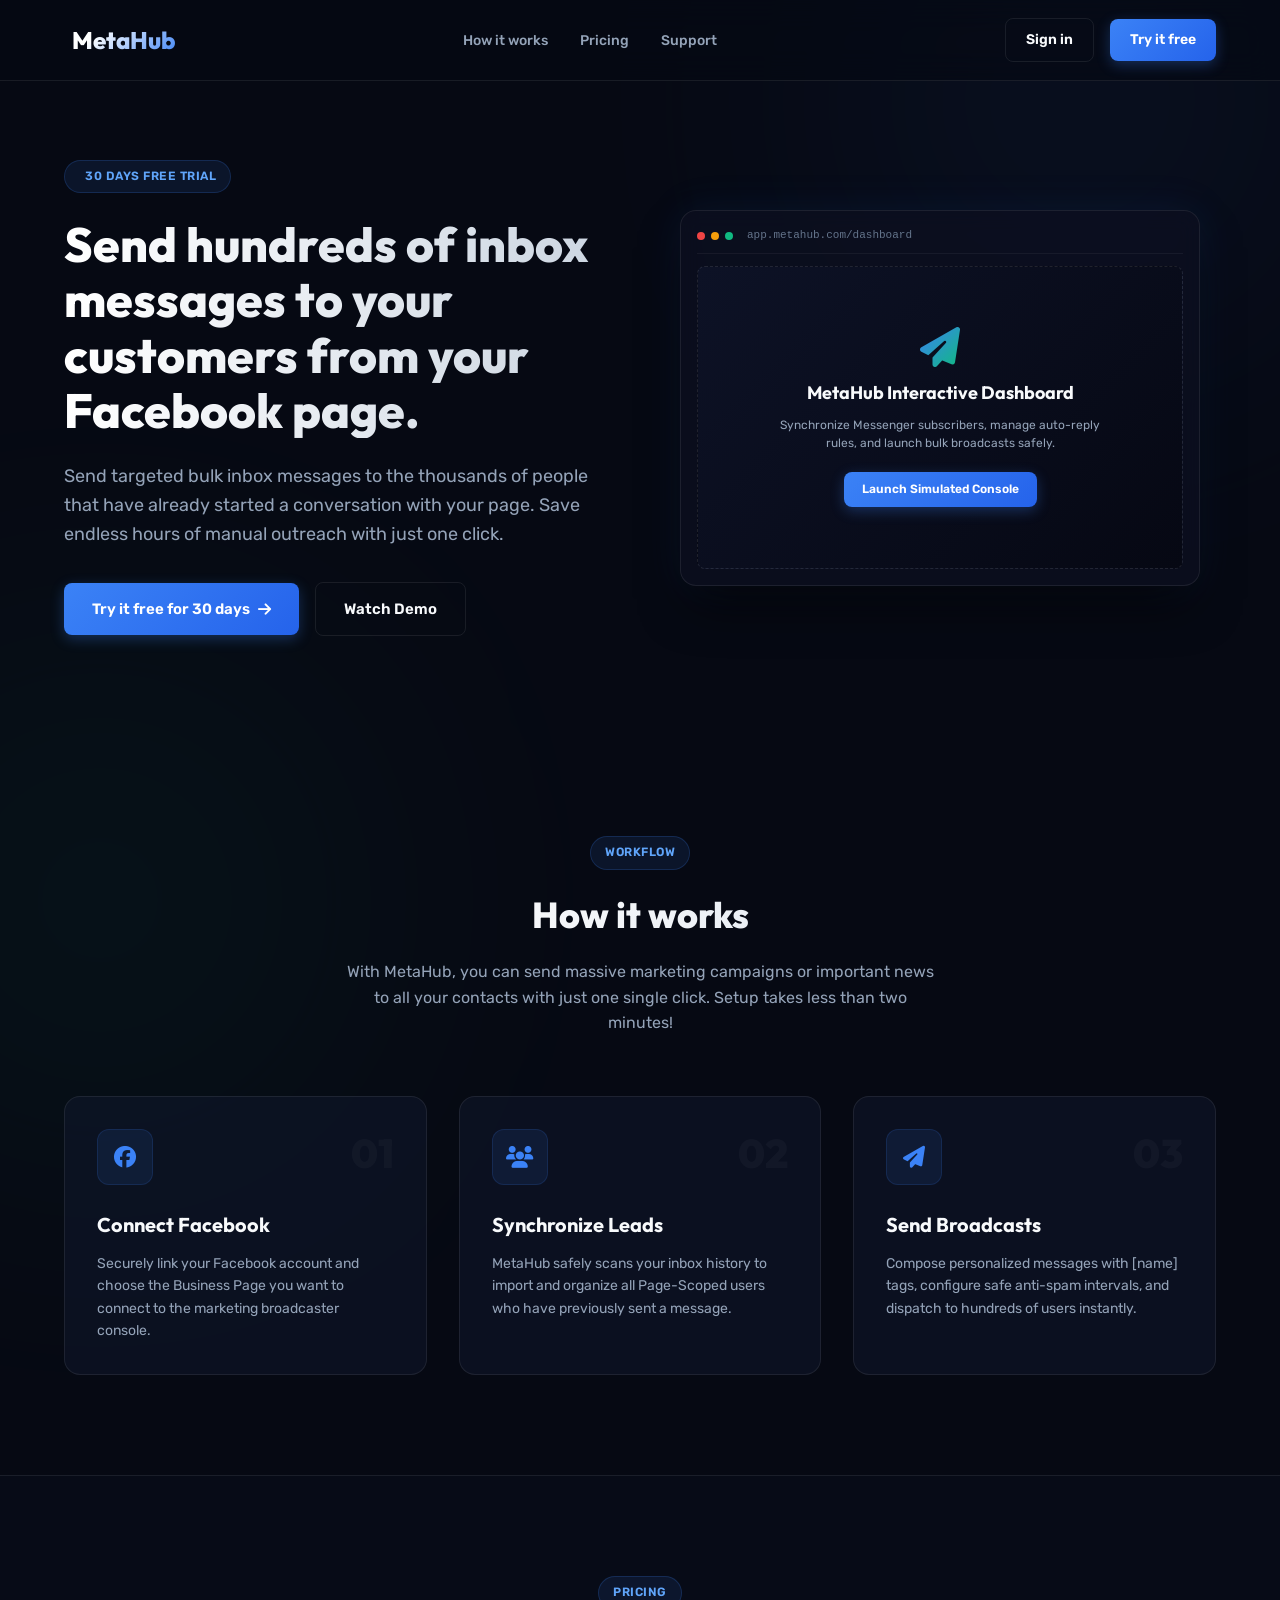
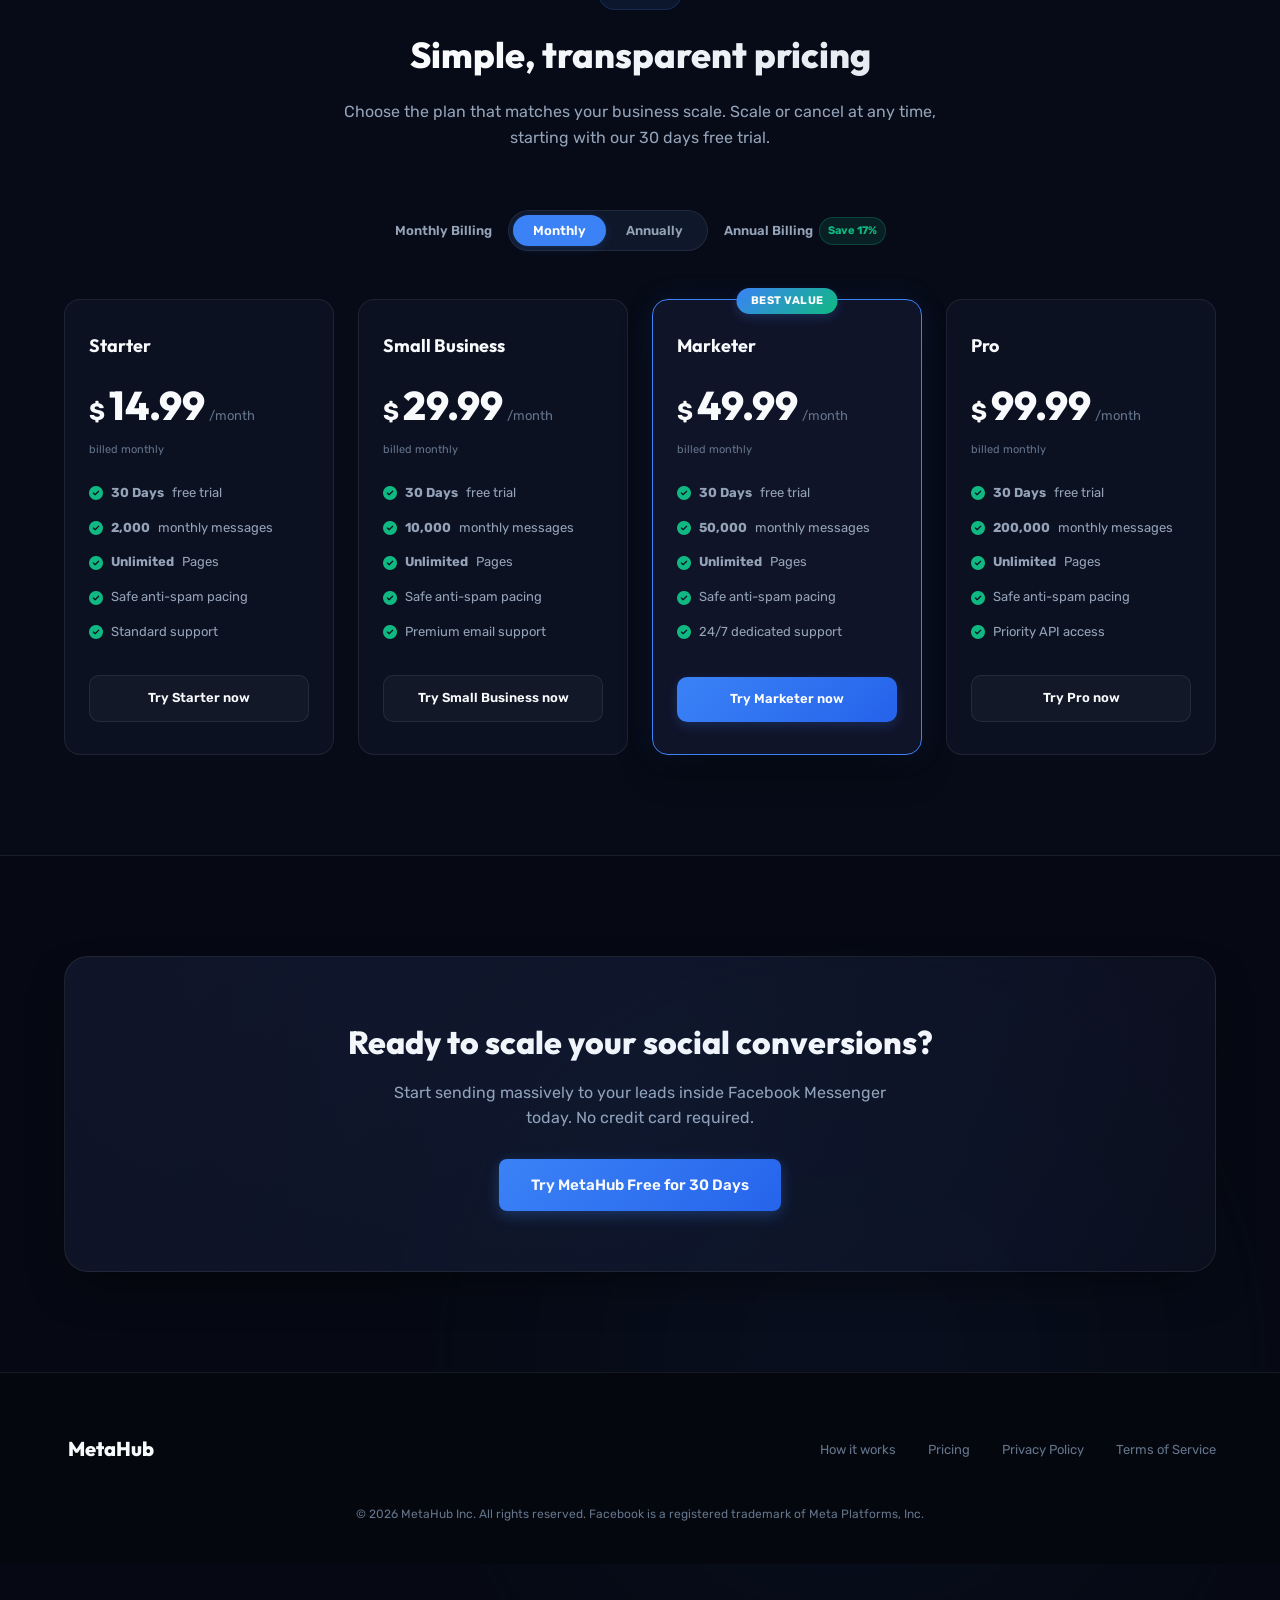
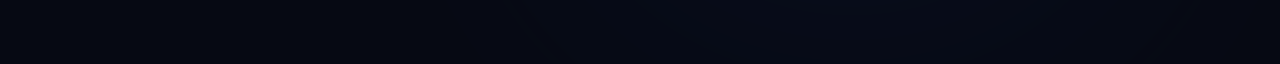
<file: index.html>
<!DOCTYPE html>
<html lang="en">
<head>
    <meta charset="UTF-8">
    <meta name="viewport" content="width=device-width, initial-scale=1.0">
    <meta http-equiv="X-UA-Compatible" content="IE=edge">
    <title>MetaHub — Send bulk inbox messages from your Facebook Page</title>
    <meta name="description" content="MetaHub: The easiest, fastest and most effective way to manage and broadcast messages to your Facebook Page leads massively.">
    <!-- FontAwesome Icons -->
    <link rel="stylesheet" href="https://cdnjs.cloudflare.com/ajax/libs/font-awesome/6.4.0/css/all.min.css">
    <!-- Custom Landing Page Styling -->
    <link rel="stylesheet" href="landing.css">
</head>
<body>

    <!-- Ambient Background Glows -->
    <div class="bg-glow bg-glow-1"></div>
    <div class="bg-glow bg-glow-2"></div>
    <div class="bg-glow bg-glow-3"></div>

    <!-- ==========================================
         NAVIGATION BAR
         ========================================== -->
    <nav class="navbar">
        <div class="container">
            <div class="nav-wrapper">
                <a href="#" class="logo">
                    <i class="fa-brands fa-messenger"></i> MetaHub
                </a>
                <ul class="nav-links">
                    <li><a href="#how-it-works">How it works</a></li>
                    <li><a href="#pricing">Pricing</a></li>
                    <li><a href="https://m.me/replyem" target="_blank">Support</a></li>
                </ul>
                <div class="nav-ctas">
                    <a href="dashboard.html" class="btn btn-secondary">Sign in</a>
                    <a href="dashboard.html" class="btn btn-primary">Try it free</a>
                </div>
            </div>
        </div>
    </nav>

    <!-- ==========================================
         HERO SECTION
         ========================================== -->
    <section class="hero">
        <div class="container">
            <div class="hero-grid">
                <!-- Left Text Column -->
                <div class="hero-text">
                    <div class="badge-tag">
                        <i class="fa-solid fa-sparkles"></i> 30 days free trial
                    </div>
                    <h1 class="hero-title">Send hundreds of inbox messages to your customers from your Facebook page.</h1>
                    <p class="hero-subtitle">Send targeted bulk inbox messages to the thousands of people that have already started a conversation with your page. Save endless hours of manual outreach with just one click.</p>
                    <div class="hero-ctas">
                        <a href="dashboard.html" class="btn btn-primary">
                            Try it free for 30 days <i class="fa-solid fa-arrow-right"></i>
                        </a>
                        <a href="#how-it-works" class="btn btn-secondary">Watch Demo</a>
                    </div>
                </div>

                <!-- Right Visual Mockup -->
                <div class="hero-visual">
                    <div class="mockup-container">
                        <div class="mockup-header">
                            <span class="dot-btn red"></span>
                            <span class="dot-btn yellow"></span>
                            <span class="dot-btn green"></span>
                            <span style="font-size: 11px; color: var(--text-muted); margin-left: 8px; font-family: monospace;">app.metahub.com/dashboard</span>
                        </div>
                        <div class="mockup-preview-gif">
                            <i class="fa-solid fa-paper-plane"></i>
                            <h3 style="color: var(--text-primary); font-family: var(--font-heading); margin-bottom: 8px; font-size: 18px; text-align: center;">MetaHub Interactive Dashboard</h3>
                            <p style="font-size: 12px; text-align: center; max-width: 320px; line-height: 1.5; color: var(--text-secondary);">
                                Synchronize Messenger subscribers, manage auto-reply rules, and launch bulk broadcasts safely.
                            </p>
                            <a href="dashboard.html" class="btn btn-primary" style="margin-top: 20px; padding: 8px 18px; font-size: 12px;">
                                Launch Simulated Console
                            </a>
                        </div>
                    </div>
                </div>
            </div>
        </div>
    </section>

    <!-- ==========================================
         HOW IT WORKS SECTION
         ========================================== -->
    <section class="section" id="how-it-works">
        <div class="container">
            <div class="section-header">
                <span class="badge-tag" style="align-self: center;">Workflow</span>
                <h2 class="section-title">How it works</h2>
                <p class="section-desc">With MetaHub, you can send massive marketing campaigns or important news to all your contacts with just one single click. Setup takes less than two minutes!</p>
            </div>

            <div class="steps-grid">
                <!-- Step 1 -->
                <div class="step-card">
                    <span class="step-num">01</span>
                    <div class="step-icon-box">
                        <i class="fa-brands fa-facebook"></i>
                    </div>
                    <h3 class="step-title">Connect Facebook</h3>
                    <p class="step-desc">Securely link your Facebook account and choose the Business Page you want to connect to the marketing broadcaster console.</p>
                </div>

                <!-- Step 2 -->
                <div class="step-card">
                    <span class="step-num">02</span>
                    <div class="step-icon-box">
                        <i class="fa-solid fa-users"></i>
                    </div>
                    <h3 class="step-title">Synchronize Leads</h3>
                    <p class="step-desc">MetaHub safely scans your inbox history to import and organize all Page-Scoped users who have previously sent a message.</p>
                </div>

                <!-- Step 3 -->
                <div class="step-card">
                    <span class="step-num">03</span>
                    <div class="step-icon-box">
                        <i class="fa-solid fa-paper-plane"></i>
                    </div>
                    <h3 class="step-title">Send Broadcasts</h3>
                    <p class="step-desc">Compose personalized messages with [name] tags, configure safe anti-spam intervals, and dispatch to hundreds of users instantly.</p>
                </div>
            </div>
        </div>
    </section>

    <!-- ==========================================
         PRICING PLANS SECTION
         ========================================== -->
    <section class="section" id="pricing" style="background: rgba(13, 17, 33, 0.3); border-top: 1px solid var(--border-color); border-bottom: 1px solid var(--border-color);">
        <div class="container">
            <div class="section-header">
                <span class="badge-tag" style="align-self: center;">Pricing</span>
                <h2 class="section-title">Simple, transparent pricing</h2>
                <p class="section-desc">Choose the plan that matches your business scale. Scale or cancel at any time, starting with our 30 days free trial.</p>
            </div>

            <!-- Billing Toggle Switch -->
            <div class="pricing-controls">
                <span style="font-size: 13px; font-weight: 600; color: var(--text-secondary);">Monthly Billing</span>
                <div class="pricing-toggle">
                    <button class="pricing-toggle-btn active" data-billing="monthly">Monthly</button>
                    <button class="pricing-toggle-btn" data-billing="annual">Annually</button>
                </div>
                <span style="font-size: 13px; font-weight: 600; color: var(--text-secondary); display: flex; align-items: center; gap: 6px;">
                    Annual Billing <span class="save-badge">Save 17%</span>
                </span>
            </div>

            <!-- Pricing Grid -->
            <div class="plans-grid">
                <!-- Starter Plan -->
                <div class="plan-card" data-plan="starter">
                    <h3 class="plan-name">Starter</h3>
                    <div class="plan-price">
                        <span class="plan-price-currency">$</span>
                        <span class="plan-price-amount">14.99</span>
                        <span class="plan-price-period">/month</span>
                    </div>
                    <div class="plan-billing-desc">billed monthly</div>
                    <ul class="plan-features">
                        <li><i class="fa-solid fa-circle-check"></i> <b>30 Days</b> free trial</li>
                        <li><i class="fa-solid fa-circle-check"></i> <b>2,000</b> monthly messages</li>
                        <li><i class="fa-solid fa-circle-check"></i> <b>Unlimited</b> Pages</li>
                        <li><i class="fa-solid fa-circle-check"></i> Safe anti-spam pacing</li>
                        <li><i class="fa-solid fa-circle-check"></i> Standard support</li>
                    </ul>
                    <a href="dashboard.html" class="btn plan-btn plan-btn-outline">Try Starter now</a>
                </div>

                <!-- Small Business Plan -->
                <div class="plan-card" data-plan="small">
                    <h3 class="plan-name">Small Business</h3>
                    <div class="plan-price">
                        <span class="plan-price-currency">$</span>
                        <span class="plan-price-amount">29.99</span>
                        <span class="plan-price-period">/month</span>
                    </div>
                    <div class="plan-billing-desc">billed monthly</div>
                    <ul class="plan-features">
                        <li><i class="fa-solid fa-circle-check"></i> <b>30 Days</b> free trial</li>
                        <li><i class="fa-solid fa-circle-check"></i> <b>10,000</b> monthly messages</li>
                        <li><i class="fa-solid fa-circle-check"></i> <b>Unlimited</b> Pages</li>
                        <li><i class="fa-solid fa-circle-check"></i> Safe anti-spam pacing</li>
                        <li><i class="fa-solid fa-circle-check"></i> Premium email support</li>
                    </ul>
                    <a href="dashboard.html" class="btn plan-btn plan-btn-outline">Try Small Business now</a>
                </div>

                <!-- Marketer Plan (Popular) -->
                <div class="plan-card popular" data-plan="marketer">
                    <span class="popular-badge">Best Value</span>
                    <h3 class="plan-name">Marketer</h3>
                    <div class="plan-price">
                        <span class="plan-price-currency">$</span>
                        <span class="plan-price-amount">49.99</span>
                        <span class="plan-price-period">/month</span>
                    </div>
                    <div class="plan-billing-desc">billed monthly</div>
                    <ul class="plan-features">
                        <li><i class="fa-solid fa-circle-check"></i> <b>30 Days</b> free trial</li>
                        <li><i class="fa-solid fa-circle-check"></i> <b>50,000</b> monthly messages</li>
                        <li><i class="fa-solid fa-circle-check"></i> <b>Unlimited</b> Pages</li>
                        <li><i class="fa-solid fa-circle-check"></i> Safe anti-spam pacing</li>
                        <li><i class="fa-solid fa-circle-check"></i> 24/7 dedicated support</li>
                    </ul>
                    <a href="dashboard.html" class="btn plan-btn plan-btn-filled">Try Marketer now</a>
                </div>

                <!-- Pro Plan -->
                <div class="plan-card" data-plan="pro">
                    <h3 class="plan-name">Pro</h3>
                    <div class="plan-price">
                        <span class="plan-price-currency">$</span>
                        <span class="plan-price-amount">99.99</span>
                        <span class="plan-price-period">/month</span>
                    </div>
                    <div class="plan-billing-desc">billed monthly</div>
                    <ul class="plan-features">
                        <li><i class="fa-solid fa-circle-check"></i> <b>30 Days</b> free trial</li>
                        <li><i class="fa-solid fa-circle-check"></i> <b>200,000</b> monthly messages</li>
                        <li><i class="fa-solid fa-circle-check"></i> <b>Unlimited</b> Pages</li>
                        <li><i class="fa-solid fa-circle-check"></i> Safe anti-spam pacing</li>
                        <li><i class="fa-solid fa-circle-check"></i> Priority API access</li>
                    </ul>
                    <a href="dashboard.html" class="btn plan-btn plan-btn-outline">Try Pro now</a>
                </div>
            </div>
        </div>
    </section>

    <!-- ==========================================
         READY TO START SECTION
         ========================================== -->
    <section class="section">
        <div class="container">
            <div class="cta-box">
                <h2 class="cta-title">Ready to scale your social conversions?</h2>
                <p class="cta-subtitle">Start sending massively to your leads inside Facebook Messenger today. No credit card required.</p>
                <a href="dashboard.html" class="btn btn-primary">Try MetaHub Free for 30 Days</a>
            </div>
        </div>
    </section>

    <!-- ==========================================
         FOOTER
         ========================================== -->
    <footer>
        <div class="container">
            <div class="footer-grid">
                <a href="#" class="footer-logo">
                    <i class="fa-brands fa-messenger"></i> MetaHub
                </a>
                <ul class="footer-menu">
                    <li><a href="#how-it-works">How it works</a></li>
                    <li><a href="#pricing">Pricing</a></li>
                    <li><a href="#">Privacy Policy</a></li>
                    <li><a href="#">Terms of Service</a></li>
                </ul>
            </div>
            <p class="copyright">&copy; 2026 MetaHub Inc. All rights reserved. Facebook is a registered trademark of Meta Platforms, Inc.</p>
        </div>
    </footer>

    <!-- Messenger Chat Plugin Code -->
    <div id="fb-root"></div>
    <div id="fb-customer-chat" class="fb-customerchat"></div>

    <script>
      var chatbox = document.getElementById('fb-customer-chat');
      chatbox.setAttribute("page_id", "1302283298694661");
      chatbox.setAttribute("attribution", "biz_inbox");

      window.fbAsyncInit = function() {
        FB.init({
          xfbml            : true,
          version          : 'v18.0'
        });
      };

      (function(d, s, id) {
        var js, fjs = d.getElementsByTagName(s)[0];
        if (d.getElementById(id)) return;
        js = d.createElement(s); js.id = id;
        js.src = 'https://connect.facebook.net/en_US/sdk/xfbml.customerchat.js';
        fjs.parentNode.insertBefore(js, fjs);
      }(document, 'script', 'facebook-jssdk'));
    </script>

    <!-- Custom Landing Page JavaScript -->
    <script src="landing.js"></script>
</body>
</html>
</file>
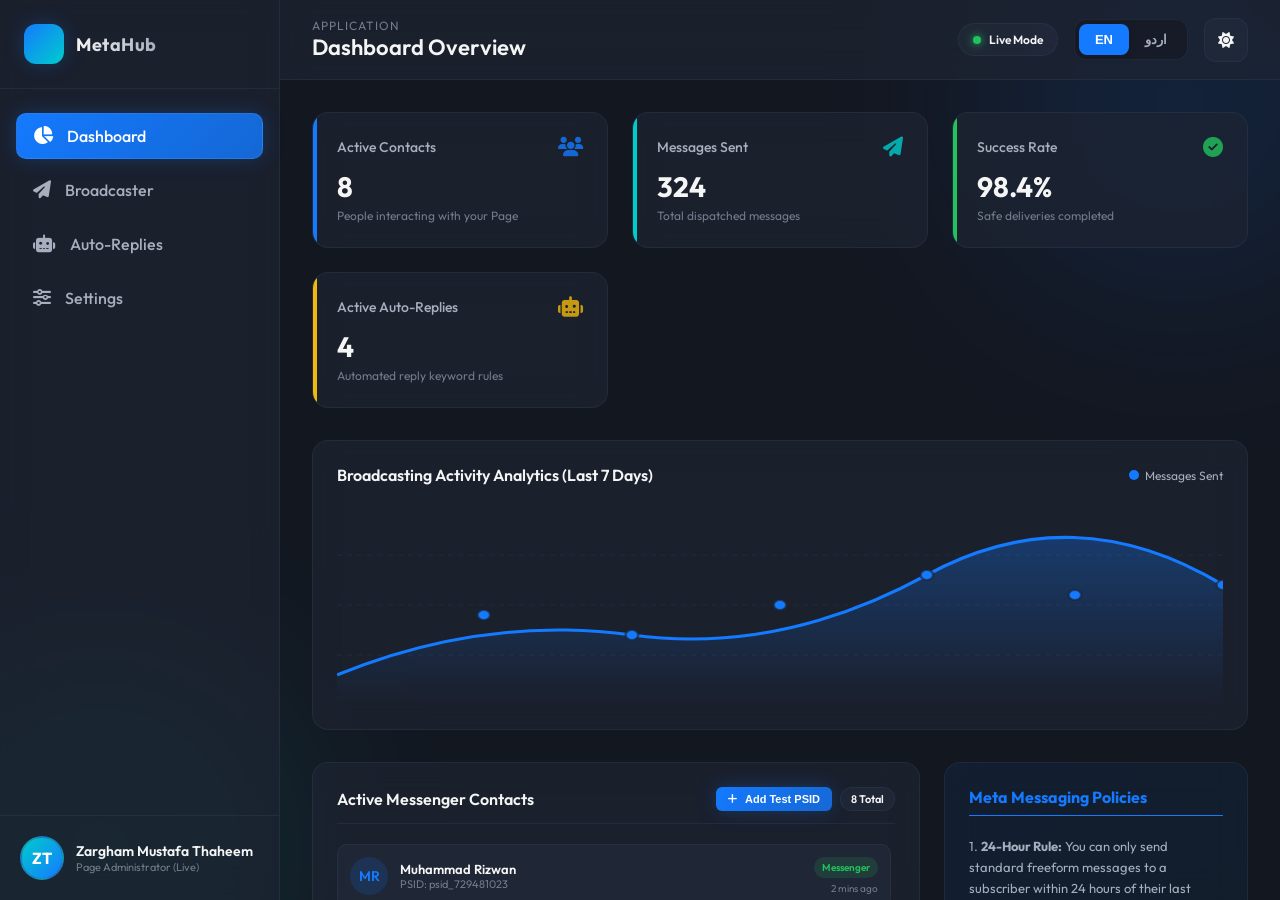
<file: dashboard.html>
<!DOCTYPE html>
<html lang="en">
<head>
    <meta charset="UTF-8">
    <meta name="viewport" content="width=device-width, initial-scale=1.0">
    <title>Meta Messenger Broadcast & Auto-Reply Hub</title>
    <!-- FontAwesome Icons for modern aesthetic -->
    <link rel="stylesheet" href="https://cdnjs.cloudflare.com/ajax/libs/font-awesome/6.4.0/css/all.min.css">
    <link rel="stylesheet" href="style.css">
</head>
<body>
    <div class="app-container">
        <!-- Ambient Decorative Glows -->
        <div class="bg-glow bg-glow-1"></div>
        <div class="bg-glow bg-glow-2"></div>

        <!-- ==========================================
             SIDEBAR NAVIGATION
             ========================================== -->
        <aside class="sidebar">
            <div class="sidebar-header">
                <div class="sidebar-logo">
                    <i class="fa-brands fa-messenger"></i>
                </div>
                <div class="sidebar-title" id="txt-app-logo-title">MetaHub</div>
            </div>
            
            <ul class="sidebar-menu">
                <li>
                    <a class="menu-item active" data-tab="tab-dashboard" id="nav-dashboard">
                        <i class="fa-solid fa-chart-pie"></i>
                        <span class="menu-label" id="txt-nav-dashboard">Dashboard</span>
                    </a>
                </li>
                <li>
                    <a class="menu-item" data-tab="tab-broadcaster" id="nav-broadcaster">
                        <i class="fa-solid fa-paper-plane"></i>
                        <span class="menu-label" id="txt-nav-broadcaster">Broadcaster</span>
                    </a>
                </li>
                <li>
                    <a class="menu-item" data-tab="tab-autoreply" id="nav-autoreply">
                        <i class="fa-solid fa-robot"></i>
                        <span class="menu-label" id="txt-nav-autoreply">Auto-Replies</span>
                    </a>
                </li>
                <li>
                    <a class="menu-item" data-tab="tab-settings" id="nav-settings">
                        <i class="fa-solid fa-sliders"></i>
                        <span class="menu-label" id="txt-nav-settings">Settings</span>
                    </a>
                </li>
            </ul>

            <div class="sidebar-footer">
                <div class="user-profile-avatar" id="txt-user-avatar">FB</div>
                <div class="user-profile-info">
                    <span class="user-profile-name" id="txt-user-name">Meta Business Admin</span>
                    <span class="user-profile-role" id="txt-user-role">Page Administrator</span>
                </div>
            </div>
        </aside>

        <!-- ==========================================
             MAIN CONTENT WRAPPER
             ========================================== -->
        <main class="main-content">
            <!-- Header Bar -->
            <header class="app-header">
                <div class="header-title-container">
                    <span class="header-breadcrumb" id="txt-header-breadcrumb">Application</span>
                    <h1 class="header-page-title" id="txt-header-page-title">Dashboard Overview</h1>
                </div>

                <div class="header-controls">
                    <!-- Status Indicator -->
                    <div class="status-indicator">
                        <div class="status-dot" id="status-indicator-dot"></div>
                        <span id="txt-status-indicator-label">Simulation Mode</span>
                    </div>

                    <!-- Bilingual Switch -->
                    <div class="lang-toggle-container">
                        <button class="lang-btn active" id="lang-btn-en" onclick="setLanguage('en')">EN</button>
                        <button class="lang-btn" id="lang-btn-ur" onclick="setLanguage('ur')">اردو</button>
                    </div>

                    <!-- Light/Dark Toggle -->
                    <button class="btn-control" id="btn-theme-toggle" onclick="toggleTheme()" aria-label="Toggle Theme">
                        <i class="fa-solid fa-moon" id="theme-icon"></i>
                    </button>
                </div>
            </header>

            <!-- Scrollable Tab Viewport -->
            <div class="tab-viewport">

                <!-- ==========================================
                     TAB: DASHBOARD VIEW
                     ========================================== -->
                <section class="tab-pane active" id="tab-dashboard">
                    <!-- Metrics grid -->
                    <div class="grid-stats">
                        <div class="stat-card">
                            <div class="stat-header">
                                <span class="stat-title" id="txt-stat-subscribers-title">Active Contacts</span>
                                <i class="fa-solid fa-users stat-icon" style="color: var(--accent-primary);"></i>
                            </div>
                            <div class="stat-value" id="val-stat-subscribers">8</div>
                            <div class="stat-desc" id="txt-stat-subscribers-desc">People interacting with your Page</div>
                        </div>
                        <div class="stat-card stat-card-2">
                            <div class="stat-header">
                                <span class="stat-title" id="txt-stat-sent-title">Messages Sent</span>
                                <i class="fa-solid fa-paper-plane stat-icon" style="color: var(--accent-secondary);"></i>
                            </div>
                            <div class="stat-value" id="val-stat-sent">324</div>
                            <div class="stat-desc" id="txt-stat-sent-desc">Total dispatched messages</div>
                        </div>
                        <div class="stat-card stat-card-3">
                            <div class="stat-header">
                                <span class="stat-title" id="txt-stat-success-title">Success Rate</span>
                                <i class="fa-solid fa-circle-check stat-icon" style="color: var(--accent-success);"></i>
                            </div>
                            <div class="stat-value" id="val-stat-success">98.4%</div>
                            <div class="stat-desc" id="txt-stat-success-desc">Safe deliveries completed</div>
                        </div>
                        <div class="stat-card stat-card-4">
                            <div class="stat-header">
                                <span class="stat-title" id="txt-stat-rules-title">Active Auto-Replies</span>
                                <i class="fa-solid fa-robot stat-icon" style="color: var(--accent-warning);"></i>
                            </div>
                            <div class="stat-value" id="val-stat-rules">4</div>
                            <div class="stat-desc" id="txt-stat-rules-desc">Automated reply keyword rules</div>
                        </div>
                    </div>

                    <!-- Beautiful Live SVG Analytics Chart -->
                    <div class="chart-container">
                        <div class="chart-header">
                            <h2 class="chart-title" id="txt-chart-title">Broadcasting Activity Analytics (Last 7 Days)</h2>
                            <div class="chart-legend">
                                <div class="legend-item">
                                    <div class="legend-color" style="background: var(--accent-primary);"></div>
                                    <span id="txt-legend-sent">Messages Sent</span>
                                </div>
                            </div>
                        </div>
                        <div class="chart-body">
                            <!-- Premium SVG dynamic line chart -->
                            <svg class="chart-svg" viewBox="0 0 700 200" preserveAspectRatio="none">
                                <defs>
                                    <linearGradient id="chartGrad" x1="0" y1="0" x2="0" y2="1">
                                        <stop offset="0%" stop-color="var(--accent-primary)" stop-opacity="0.3"/>
                                        <stop offset="100%" stop-color="var(--accent-primary)" stop-opacity="0.0"/>
                                    </linearGradient>
                                </defs>
                                
                                <!-- Grid Lines -->
                                <line x1="0" y1="50" x2="700" y2="50" stroke="var(--border-color)" stroke-dasharray="4"/>
                                <line x1="0" y1="100" x2="700" y2="100" stroke="var(--border-color)" stroke-dasharray="4"/>
                                <line x1="0" y1="150" x2="700" y2="150" stroke="var(--border-color)" stroke-dasharray="4"/>
                                
                                <!-- Area under path -->
                                <path d="M 0 170 Q 116 110 233 130 T 466 70 T 700 80 L 700 200 L 0 200 Z" fill="url(#chartGrad)"/>
                                
                                <!-- Dynamic Spline Path -->
                                <path d="M 0 170 Q 116 110 233 130 T 466 70 T 700 80" fill="none" stroke="var(--accent-primary)" stroke-width="3"/>
                                
                                <!-- Graph Dots and Labels -->
                                <circle cx="116" cy="110" r="5" fill="var(--accent-primary)" stroke="var(--bg-surface)" stroke-width="2"/>
                                <circle cx="233" cy="130" r="5" fill="var(--accent-primary)" stroke="var(--bg-surface)" stroke-width="2"/>
                                <circle cx="350" cy="100" r="5" fill="var(--accent-primary)" stroke="var(--bg-surface)" stroke-width="2"/>
                                <circle cx="466" cy="70"  r="5" fill="var(--accent-primary)" stroke="var(--bg-surface)" stroke-width="2"/>
                                <circle cx="583" cy="90"  r="5" fill="var(--accent-primary)" stroke="var(--bg-surface)" stroke-width="2"/>
                                <circle cx="700" cy="80"  r="5" fill="var(--accent-primary)" stroke="var(--bg-surface)" stroke-width="2"/>
                            </svg>
                        </div>
                    </div>

                    <!-- Dashboard Bottom Columns -->
                    <div class="dashboard-row">
                        <!-- Contacts Manager View -->
                        <div class="panel-card">
                            <div class="panel-header" style="display: flex; justify-content: space-between; align-items: center;">
                                <h3 class="panel-title" id="txt-contacts-panel-title">Active Messenger Contacts</h3>
                                <div style="display: flex; gap: 8px; align-items: center;">
                                    <button class="btn-primary" style="padding: 6px 12px; font-size: 11px; height: auto; border-radius: 6px;" onclick="promptAddTestSubscriber()" id="btn-add-contact">
                                        <i class="fa-solid fa-plus"></i> Add Test PSID
                                    </button>
                                    <div class="status-indicator" style="padding: 4px 10px; font-size: 11px;">
                                        <span id="val-contacts-count">8 Total</span>
                                    </div>
                                </div>
                            </div>
                            <div class="contact-list" id="dashboard-contact-list">
                                <!-- Contact items injected dynamically -->
                            </div>
                        </div>

                        <!-- Mini Guidelines Info Card -->
                        <div class="panel-card" style="background: linear-gradient(135deg, hsla(214, 100%, 54%, 0.08), hsla(180, 100%, 40%, 0.04));">
                            <div class="panel-header" style="border-bottom: 1px solid var(--accent-primary); padding-bottom: 8px;">
                                <h3 class="panel-title" style="color: var(--accent-primary); font-weight: 700;" id="txt-rules-panel-title">Meta Messaging Policies</h3>
                            </div>
                            <div style="font-size: 13px; line-height: 1.6; display: flex; flex-direction: column; gap: 12px; color: var(--text-secondary);">
                                <p id="txt-policy-guide-1">1. <strong>24-Hour Rule:</strong> You can only send standard freeform messages to a subscriber within 24 hours of their last interaction with your Page.</p>
                                <p id="txt-policy-guide-2">2. <strong>One-Time Notifications (OTN):</strong> Outside the 24-hour window, you require specific user opt-in tokens to send promotional broadcasts.</p>
                                <p id="txt-policy-guide-3">3. <strong>Anti-Spam Pacing:</strong> Sending bulk broadcasts too fast triggers automated spam blocks. MetaHub enforces configurable pacing delays to keep your Page healthy.</p>
                                <div style="margin-top: 10px; display: flex; justify-content: flex-end;">
                                    <button class="btn-primary" style="padding: 8px 16px; font-size: 12px;" onclick="switchTab('nav-settings')" id="btn-learn-more">Learn More</button>
                                </div>
                            </div>
                        </div>
                    </div>
                </section>

                <!-- ==========================================
                     TAB: BROADCASTER VIEW
                     ========================================== -->
                <section class="tab-pane" id="tab-broadcaster">
                    <div class="broadcaster-grid">
                        
                        <!-- Left Panel: Composer -->
                        <div class="panel-card">
                            <div class="panel-header">
                                <h2 class="panel-title" id="txt-composer-title">Compose Messenger Broadcast</h2>
                            </div>
                            
                            <div class="form-group">
                                <label class="form-label" id="txt-composer-msg-label">Broadcast Message Content</label>
                                <textarea class="form-textarea" id="broadcaster-message-input" placeholder="Type your broadcast message here... Use [name] to personalize."></textarea>
                            </div>

                            <div class="form-group">
                                <label class="form-label" id="txt-composer-delay-label">Safety Delay Between Messages</label>
                                <div class="range-container">
                                    <input type="range" class="range-input" id="broadcaster-delay-slider" min="1" max="15" value="3" oninput="updateSliderVal(this.value)">
                                    <span class="range-value" id="broadcaster-delay-val">3s</span>
                                </div>
                                <small style="color: var(--text-muted); font-size: 11px; margin-top: 4px;" id="txt-composer-delay-desc">Safe delay window to avoid triggering anti-spam security.</small>
                            </div>

                            <div class="toggle-switch-container">
                                <div class="toggle-info">
                                    <span class="toggle-label" id="txt-composer-random-label">Randomize Delays</span>
                                    <span class="toggle-desc" id="txt-composer-random-desc">Vary intervals slightly to simulate human pattern.</span>
                                </div>
                                <label class="switch">
                                    <input type="checkbox" id="broadcaster-randomize-switch" checked>
                                    <span class="slider"></span>
                                </label>
                            </div>

                            <div class="form-group" style="margin-top: 10px;">
                                <button class="btn-primary" id="btn-start-broadcast" onclick="startBroadcast()">
                                    <i class="fa-solid fa-paper-plane"></i>
                                    <span id="txt-btn-broadcast-label">Dispatch Messages Now</span>
                                </button>
                            </div>
                        </div>

                        <!-- Right Panel: Status Log -->
                        <div class="panel-card">
                            <div class="panel-header">
                                <h2 class="panel-title" id="txt-queue-title">Broadcasting Progress & Console</h2>
                                <button class="btn-control" style="width: 32px; height: 32px; border-radius: 8px; font-size: 12px;" onclick="clearConsoleLog()" title="Clear Logs">
                                    <i class="fa-solid fa-trash-can"></i>
                                </button>
                            </div>

                            <!-- Live Progress Bar -->
                            <div class="progress-container">
                                <div class="progress-header">
                                    <span id="txt-progress-status">Status: Idle</span>
                                    <span id="broadcaster-progress-pct">0%</span>
                                </div>
                                <div class="progress-track">
                                    <div class="progress-bar" id="broadcaster-progress-bar"></div>
                                </div>
                                <div style="display: flex; justify-content: space-between; font-size: 11px; color: var(--text-muted); margin-top: 8px;">
                                    <span><span id="txt-progress-sent">Delivered</span>: <strong id="broadcaster-stat-sent">0</strong></span>
                                    <span><span id="txt-progress-failed">Failed</span>: <strong id="broadcaster-stat-failed">0</strong></span>
                                    <span><span id="txt-progress-remaining">Remaining</span>: <strong id="broadcaster-stat-remaining">0</strong></span>
                                </div>
                            </div>

                            <!-- Terminal console log -->
                            <div class="form-label" id="txt-console-label">Real-time Transmission Audit Logs</div>
                            <div class="console-log" id="broadcaster-console">
                                <div class="console-line console-info">&gt; MetaHub system initialized. Standard pacing active. Ready to broadcast.</div>
                            </div>
                        </div>
                    </div>
                </section>

                <!-- ==========================================
                     TAB: AUTO-REPLIES VIEW
                     ========================================== -->
                <section class="tab-pane" id="tab-autoreply">
                    <div class="rules-layout">
                        <!-- Left Panel: Create Rule -->
                        <div class="panel-card">
                            <div class="panel-header">
                                <h2 class="panel-title" id="txt-rule-creator-title">Add Auto-Reply Rule</h2>
                            </div>

                            <div class="form-group">
                                <label class="form-label" id="txt-rule-keyword-label">Incoming Trigger Keywords</label>
                                <input type="text" class="form-input" id="rule-keyword-input" placeholder="e.g., price, dynamic, details">
                                <small style="color: var(--text-muted); font-size: 11px; margin-top: 4px;" id="txt-rule-keyword-desc">Comma-separated list of keywords that trigger this auto-reply.</small>
                            </div>

                            <div class="form-group">
                                <label class="form-label" id="txt-rule-response-label">Response Text Template</label>
                                <textarea class="form-textarea" id="rule-response-input" style="height: 140px;" placeholder="Type the automated response..."></textarea>
                            </div>

                            <div class="form-group" style="margin-top: 10px;">
                                <button class="btn-primary" onclick="addAutoReplyRule()">
                                    <i class="fa-solid fa-plus"></i>
                                    <span id="txt-btn-add-rule-label">Create Automated Rule</span>
                                </button>
                            </div>
                        </div>

                        <!-- Right Panel: Active Rules -->
                        <div class="panel-card">
                            <div class="panel-header">
                                <h2 class="panel-title" id="txt-rules-list-title">Active Automated Rules</h2>
                            </div>
                            <div class="rules-list" id="rules-cards-container">
                                <!-- Automated Reply cards injected dynamically -->
                            </div>
                        </div>
                    </div>
                </section>

                <!-- ==========================================
                     TAB: SETTINGS VIEW
                     ========================================== -->
                <section class="tab-pane" id="tab-settings">
                    <div class="settings-layout">
                        
                        <!-- Toggle Switch: Simulation Mode -->
                        <div class="card-settings-group">
                            <div class="card-settings-title" id="txt-settings-mode-title">Execution Mode</div>
                            <div class="toggle-switch-container" style="margin-bottom: 0;">
                                <div class="toggle-info">
                                    <span class="toggle-label" id="txt-settings-sim-label">Demo Simulation Mode</span>
                                    <span class="toggle-desc" id="txt-settings-sim-desc">Use sandboxed subscribers and logging without querying real Meta endpoints.</span>
                                </div>
                                <label class="switch">
                                    <input type="checkbox" id="settings-simulation-switch" checked onchange="toggleExecutionMode(this.checked)">
                                    <span class="slider"></span>
                                </label>
                            </div>
                        </div>

                        <!-- Meta API Credentials -->
                        <div class="card-settings-group">
                            <div class="card-settings-title" id="txt-settings-api-title">Meta Graph API Settings</div>
                            <p style="font-size: 13px; color: var(--text-secondary); margin-bottom: 20px; line-height: 1.5;" id="txt-settings-api-desc">
                                Configure your official Meta Platform parameters. When Demo Simulation Mode is toggled off, MetaHub utilizes these details to query actual subscriber profiles and dispatch direct broadcasts.
                            </p>

                            <div id="txt-settings-privacy-notice" style="background: hsla(142, 70%, 45%, 0.08); border: 1px dashed var(--accent-success); padding: 12px 16px; border-radius: 10px; font-size: 12px; line-height: 1.5; color: var(--text-secondary); margin-bottom: 20px; display: flex; align-items: flex-start; gap: 10px;">
                                <i class="fa-solid fa-shield-halved" style="color: var(--accent-success); font-size: 16px; margin-top: 2px; flex-shrink: 0;"></i>
                                <span id="txt-settings-privacy-span">🔒 <strong>Client-Side Isolation:</strong> All tokens, credentials, and auto-reply rules are stored strictly inside your browser's local sandbox (localStorage). Your keys are 100% private and never transmitted to our servers or mixed with other users.</span>
                            </div>

                            <div style="margin-bottom: 24px;">
                                <button class="btn-primary" id="btn-fb-login" onclick="triggerFacebookLogin()" style="background: hsl(214, 89%, 52%); box-shadow: 0 4px 12px hsla(214, 89%, 52%, 0.2); width: 100%; border-radius: 10px; display: flex; align-items: center; justify-content: center; gap: 10px; border: none; height: 46px; cursor: pointer; transition: all var(--transition-fast);">
                                    <i class="fa-brands fa-facebook-f" style="font-size: 16px;"></i>
                                    <span id="txt-btn-fb-login" style="font-weight: 600;">Connect Facebook Account</span>
                                </button>
                            </div>

                            <div class="settings-row">
                                <div class="form-group">
                                    <label class="form-label" id="txt-settings-token-label">Page Access Token</label>
                                    <input type="password" class="form-input" id="settings-access-token" placeholder="EAAbwba5ZCnQcBA...">
                                </div>
                                <div class="form-group">
                                    <label class="form-label" id="txt-settings-id-label">Facebook Page ID</label>
                                    <input type="text" class="form-input" id="settings-page-id" placeholder="1029485720...">
                                </div>
                            </div>

                            <div style="display: flex; justify-content: flex-end; margin-top: 12px;">
                                <button class="btn-primary" onclick="saveApiCredentials()">
                                    <i class="fa-solid fa-floppy-disk"></i>
                                    <span id="txt-btn-save-settings">Save Meta Settings</span>
                                </button>
                            </div>
                        </div>

                        <!-- Step-by-Step Meta Developer Guide -->
                        <div class="card-settings-group" style="background: hsla(214, 100%, 54%, 0.03);">
                            <div class="card-settings-title" style="color: var(--accent-primary); border-color: hsla(214, 100%, 54%, 0.15);" id="txt-settings-guide-title">Meta API Configuration Guide</div>
                            <div style="font-size: 13px; line-height: 1.7; color: var(--text-secondary); display: flex; flex-direction: column; gap: 14px;">
                                <p id="txt-guide-p1">To capture Messenger Page-Scoped User IDs (PSIDs) and broadcast compliant messages, proceed as follows:</p>
                                <ol style="padding-left: 20px; display: flex; flex-direction: column; gap: 10px;">
                                    <li id="txt-guide-li1">Visit the <a href="https://developers.facebook.com/" target="_blank" style="color: var(--accent-primary); text-decoration: underline;">Meta Developers Portal</a> and select <strong>Create App</strong>.</li>
                                    <li id="txt-guide-li2">Assign the **Messenger** product to your newly created application.</li>
                                    <li id="txt-guide-li3">Link your designated Facebook Business Page inside the Messenger settings workspace.</li>
                                    <li id="txt-guide-li4">Under token generation parameters, extract the unique <strong>Page Access Token</strong>.</li>
                                    <li id="txt-guide-li5">Ensure the **Webhooks** feature is subscribed to the `messages` and `messaging_postbacks` parameters on your backend server.</li>
                                    <li id="txt-guide-li6">Copy your credentials into the setting fields above, turn off Demo Mode, and you're ready to communicate officially.</li>
                                </ol>
                            </div>
                        </div>

                    </div>
                </section>

            </div>
        </main>
    </div>

    <!-- ==========================================
         MODAL: SIMULATED FACEBOOK OAUTH DIALOGUE
         ========================================== -->
    <div id="fb-login-modal" style="display: none; position: fixed; top: 0; left: 0; width: 100vw; height: 100vh; background: rgba(0,0,0,0.6); backdrop-filter: blur(8px); z-index: 999; align-items: center; justify-content: center; opacity: 0; transition: opacity 0.3s ease;">
        <div class="panel-card" style="width: 90%; max-width: 480px; padding: 32px; border: 1px solid var(--border-color); border-radius: 16px; background: var(--bg-surface-opaque); box-shadow: var(--shadow-lg); position: relative; animation: modalSlideIn 0.3s cubic-bezier(0.34, 1.56, 0.64, 1);">
            <div style="display: flex; align-items: center; justify-content: space-between; border-bottom: 1px solid var(--border-color); padding-bottom: 16px; margin-bottom: 20px;">
                <div style="display: flex; align-items: center; gap: 12px;">
                    <i class="fa-brands fa-facebook" style="font-size: 28px; color: #1877f2;"></i>
                    <span id="txt-oauth-header" style="font-weight: 700; font-size: 16px; color: var(--text-primary);">Meta Authorization Dialogue</span>
                </div>
                <button class="btn-control" style="width: 32px; height: 32px; border-radius: 8px; font-size: 12px; padding: 0;" onclick="closeFacebookLoginModal()">
                    <i class="fa-solid fa-xmark"></i>
                </button>
            </div>
            
            <div style="font-size: 13px; line-height: 1.6; color: var(--text-secondary); margin-bottom: 24px; display: flex; flex-direction: column; gap: 12px;">
                <p id="txt-oauth-desc1"><strong>MetaHub</strong> is requesting access to connect your Facebook account and manage your business Pages:</p>
                <div style="background: var(--bg-card); padding: 12px 16px; border: 1px solid var(--border-color); border-radius: 10px; display: flex; flex-direction: column; gap: 8px;">
                    <div style="display: flex; align-items: center; gap: 8px; color: var(--text-primary); font-weight: 500;">
                        <i class="fa-solid fa-circle-check" style="color: var(--accent-success); font-size: 14px;"></i>
                        <span id="txt-oauth-perm1">Manage Page conversations in Messenger</span>
                    </div>
                    <div style="display: flex; align-items: center; gap: 8px; color: var(--text-primary); font-weight: 500;">
                        <i class="fa-solid fa-circle-check" style="color: var(--accent-success); font-size: 14px;"></i>
                        <span id="txt-oauth-perm2">Access Page list and details</span>
                    </div>
                </div>
                <p id="txt-oauth-desc2">By logging in, your associated Page Subscribers list will automatically sync with this dashboard.</p>
            </div>
            
            <div style="display: flex; flex-direction: column; gap: 10px;">
                <button class="btn-primary" onclick="confirmFacebookLoginMock()" style="background: #1877f2; box-shadow: 0 4px 12px rgba(24, 119, 242, 0.3); width: 100%; border: none;">
                    <i class="fa-brands fa-facebook-f" style="margin-right: 8px;"></i>
                    <span id="txt-oauth-btn-confirm">Continue as Meta Admin</span>
                </button>
                <button class="btn-control" onclick="closeFacebookLoginModal()" style="width: 100%; height: 46px; border-radius: 10px; font-weight: 600;" id="txt-oauth-btn-cancel">
                    Cancel
                </button>
            </div>
        </div>
    </div>

    <style>
    @keyframes modalSlideIn {
        from { opacity: 0; transform: scale(0.9) translateY(20px); }
        to { opacity: 1; transform: scale(1) translateY(0); }
    }
    body.lang-ur #fb-login-modal {
        direction: rtl;
        text-align: right;
    }
    body.lang-ur #fb-login-modal .btn-primary i {
        margin-left: 8px;
        margin-right: 0;
    }
    </style>

    <!-- Messenger Chat Plugin Code -->
    <div id="fb-root"></div>
    <div id="fb-customer-chat" class="fb-customerchat"></div>

    <script>
      var chatbox = document.getElementById('fb-customer-chat');
      chatbox.setAttribute("page_id", "1302283298694661");
      chatbox.setAttribute("attribution", "biz_inbox");

      window.fbAsyncInit = function() {
        FB.init({
          xfbml            : true,
          version          : 'v18.0'
        });
      };

      (function(d, s, id) {
        var js, fjs = d.getElementsByTagName(s)[0];
        if (d.getElementById(id)) return;
        js = d.createElement(s); js.id = id;
        js.src = 'https://connect.facebook.net/en_US/sdk/xfbml.customerchat.js';
        fjs.parentNode.insertBefore(js, fjs);
      }(document, 'script', 'facebook-jssdk'));
    </script>

    <!-- Application script -->
    <script src="app.js"></script>
</body>
</html>
</file>
<file: landing.css>
/* ==========================================================================
   METAHUB SAAS MARKETING LANDING PAGE - BRAND STYLING
   ========================================================================== */

@import url('https://fonts.googleapis.com/css2?family=Outfit:wght@300;400;500;600;700;800&family=Rubik:wght@300;400;500;600;700;900&display=swap');

:root {
    --bg-base: #060913;
    --bg-surface: rgba(13, 17, 33, 0.7);
    --bg-card: rgba(22, 28, 54, 0.4);
    --border-color: rgba(255, 255, 255, 0.08);
    --border-glow: rgba(59, 130, 246, 0.15);
    
    --text-primary: #f8fafc;
    --text-secondary: #94a3b8;
    --text-muted: #64748b;
    
    --accent-primary: #3b82f6; /* Electric Blue */
    --accent-secondary: #10b981; /* Emerald Green */
    --accent-glow: rgba(59, 130, 246, 0.4);
    
    --font-heading: 'Outfit', sans-serif;
    --font-body: 'Rubik', sans-serif;
    
    --transition-smooth: all 0.4s cubic-bezier(0.16, 1, 0.3, 1);
    --transition-fast: all 0.2s ease;
}

* {
    margin: 0;
    padding: 0;
    box-sizing: border-box;
}

html {
    scroll-behavior: smooth;
}

body {
    background-color: var(--bg-base);
    color: var(--text-primary);
    font-family: var(--font-body);
    line-height: 1.6;
    overflow-x: hidden;
    position: relative;
}

/* Ambient Background Glows */
.bg-glow {
    position: absolute;
    width: 600px;
    height: 600px;
    border-radius: 50%;
    filter: blur(150px);
    z-index: -1;
    pointer-events: none;
    opacity: 0.15;
}

.bg-glow-1 {
    top: -200px;
    right: -100px;
    background: radial-gradient(circle, var(--accent-primary) 0%, transparent 70%);
}

.bg-glow-2 {
    top: 600px;
    left: -200px;
    background: radial-gradient(circle, var(--accent-secondary) 0%, transparent 70%);
}

.bg-glow-3 {
    bottom: -100px;
    right: 10%;
    background: radial-gradient(circle, var(--accent-primary) 0%, transparent 70%);
}

/* Custom Scrollbar */
::-webkit-scrollbar {
    width: 10px;
}
::-webkit-scrollbar-track {
    background: var(--bg-base);
}
::-webkit-scrollbar-thumb {
    background: #1e293b;
    border-radius: 5px;
    border: 2px solid var(--bg-base);
}
::-webkit-scrollbar-thumb:hover {
    background: #334155;
}

/* ==========================================================================
   NAVIGATION BAR
   ========================================================================== */

.navbar {
    position: fixed;
    top: 0;
    left: 0;
    width: 100%;
    z-index: 100;
    background: rgba(6, 9, 19, 0.6);
    backdrop-filter: blur(16px);
    -webkit-backdrop-filter: blur(16px);
    border-bottom: 1px solid var(--border-color);
    padding: 18px 0;
    transition: var(--transition-smooth);
}

.navbar.scrolled {
    padding: 12px 0;
    background: rgba(6, 9, 19, 0.85);
    border-bottom: 1px solid rgba(255, 255, 255, 0.12);
    box-shadow: 0 4px 30px rgba(0, 0, 0, 0.4);
}

.container {
    width: 90%;
    max-width: 1200px;
    margin: 0 auto;
}

.nav-wrapper {
    display: flex;
    justify-content: space-between;
    align-items: center;
}

.logo {
    display: flex;
    align-items: center;
    gap: 8px;
    font-family: var(--font-heading);
    font-weight: 800;
    font-size: 24px;
    color: var(--text-primary);
    text-decoration: none;
    background: linear-gradient(135deg, #fff 30%, var(--accent-primary) 100%);
    -webkit-background-clip: text;
    -webkit-text-fill-color: transparent;
    transition: var(--transition-fast);
}

.logo i {
    background: linear-gradient(135deg, var(--accent-primary), var(--accent-secondary));
    -webkit-background-clip: text;
    -webkit-text-fill-color: transparent;
}

.nav-links {
    display: flex;
    align-items: center;
    list-style: none;
    gap: 32px;
}

.nav-links a {
    color: var(--text-secondary);
    text-decoration: none;
    font-size: 14px;
    font-weight: 500;
    transition: var(--transition-fast);
}

.nav-links a:hover {
    color: var(--text-primary);
}

.nav-ctas {
    display: flex;
    align-items: center;
    gap: 16px;
}

/* Buttons Styling */
.btn {
    display: inline-flex;
    align-items: center;
    justify-content: center;
    gap: 8px;
    padding: 10px 20px;
    font-size: 14px;
    font-weight: 600;
    border-radius: 8px;
    text-decoration: none;
    cursor: pointer;
    transition: var(--transition-fast);
}

.btn-secondary {
    color: var(--text-primary);
    background: transparent;
    border: 1px solid var(--border-color);
}

.btn-secondary:hover {
    background: rgba(255, 255, 255, 0.05);
    border-color: rgba(255, 255, 255, 0.2);
}

.btn-primary {
    color: #fff;
    background: linear-gradient(135deg, var(--accent-primary), #2563eb);
    border: none;
    box-shadow: 0 4px 14px rgba(59, 130, 246, 0.3);
}

.btn-primary:hover {
    transform: translateY(-2px);
    box-shadow: 0 6px 20px rgba(59, 130, 246, 0.45);
}

.btn-primary:active {
    transform: translateY(0);
}

/* ==========================================================================
   HERO SECTION
   ========================================================================== */

.hero {
    padding: 160px 0 100px 0;
    position: relative;
}

.hero-grid {
    display: grid;
    grid-template-columns: 1fr 1fr;
    gap: 48px;
    align-items: center;
}

.hero-text {
    display: flex;
    flex-direction: column;
    gap: 24px;
}

.badge-tag {
    align-self: flex-start;
    display: inline-flex;
    align-items: center;
    gap: 6px;
    padding: 6px 14px;
    background: rgba(59, 130, 246, 0.1);
    border: 1px solid rgba(59, 130, 246, 0.2);
    border-radius: 100px;
    color: #60a5fa;
    font-size: 12px;
    font-weight: 600;
    text-transform: uppercase;
    letter-spacing: 0.5px;
}

.hero-title {
    font-family: var(--font-heading);
    font-size: 48px;
    font-weight: 800;
    line-height: 1.15;
    background: linear-gradient(to right, #ffffff, #cbd5e1);
    -webkit-background-clip: text;
    -webkit-text-fill-color: transparent;
}

.hero-subtitle {
    color: var(--text-secondary);
    font-size: 18px;
    line-height: 1.6;
}

.hero-ctas {
    display: flex;
    align-items: center;
    gap: 16px;
    margin-top: 10px;
}

.hero-ctas .btn {
    padding: 14px 28px;
    font-size: 15px;
}

/* Hero Visual Mockup */
.hero-visual {
    position: relative;
    display: flex;
    justify-content: center;
}

.mockup-container {
    width: 100%;
    max-width: 520px;
    background: var(--bg-surface);
    border: 1px solid var(--border-color);
    border-radius: 16px;
    padding: 16px;
    box-shadow: 0 25px 50px -12px rgba(0, 0, 0, 0.7), 0 0 40px rgba(59, 130, 246, 0.1);
    backdrop-filter: blur(10px);
    position: relative;
    overflow: hidden;
}

.mockup-header {
    display: flex;
    align-items: center;
    gap: 6px;
    margin-bottom: 12px;
    padding-bottom: 8px;
    border-bottom: 1px solid rgba(255, 255, 255, 0.05);
}

.dot-btn {
    width: 8px;
    height: 8px;
    border-radius: 50%;
    background: #475569;
}
.dot-btn.red { background: #ef4444; }
.dot-btn.yellow { background: #f59e0b; }
.dot-btn.green { background: #10b981; }

.mockup-img {
    width: 100%;
    border-radius: 8px;
    display: block;
    border: 1px solid rgba(255,255,255,0.05);
    background: #090d1a;
}

.mockup-preview-gif {
    aspect-ratio: 16/10;
    display: flex;
    flex-direction: column;
    justify-content: center;
    align-items: center;
    position: relative;
    border-radius: 8px;
    background: linear-gradient(135deg, #0d1226, #060813);
    border: 1px dashed rgba(255, 255, 255, 0.1);
    padding: 24px;
    color: var(--text-secondary);
}

.mockup-preview-gif i {
    font-size: 40px;
    margin-bottom: 12px;
    background: linear-gradient(135deg, var(--accent-primary), var(--accent-secondary));
    -webkit-background-clip: text;
    -webkit-text-fill-color: transparent;
    animation: bounce 2s infinite;
}

@keyframes bounce {
    0%, 100% { transform: translateY(0); }
    50% { transform: translateY(-8px); }
}

/* ==========================================================================
   HOW IT WORKS SECTION
   ========================================================================== */

.section {
    padding: 100px 0;
    position: relative;
}

.section-header {
    text-align: center;
    max-width: 600px;
    margin: 0 auto 60px auto;
    display: flex;
    flex-direction: column;
    gap: 16px;
}

.section-title {
    font-family: var(--font-heading);
    font-size: 36px;
    font-weight: 800;
    background: linear-gradient(to right, #ffffff, #e2e8f0);
    -webkit-background-clip: text;
    -webkit-text-fill-color: transparent;
}

.section-desc {
    color: var(--text-secondary);
    font-size: 16px;
}

.steps-grid {
    display: grid;
    grid-template-columns: 1fr 1fr 1fr;
    gap: 32px;
}

.step-card {
    background: var(--bg-card);
    border: 1px solid var(--border-color);
    border-radius: 16px;
    padding: 32px;
    position: relative;
    transition: var(--transition-smooth);
}

.step-card:hover {
    transform: translateY(-8px);
    border-color: rgba(59, 130, 246, 0.25);
    background: rgba(22, 28, 54, 0.6);
    box-shadow: 0 20px 40px -15px rgba(0, 0, 0, 0.5), 0 0 30px rgba(59, 130, 246, 0.05);
}

.step-num {
    position: absolute;
    top: 24px;
    right: 32px;
    font-family: var(--font-heading);
    font-size: 40px;
    font-weight: 900;
    color: rgba(255, 255, 255, 0.03);
    transition: var(--transition-smooth);
}

.step-card:hover .step-num {
    color: rgba(59, 130, 246, 0.08);
}

.step-icon-box {
    width: 56px;
    height: 56px;
    border-radius: 12px;
    background: rgba(59, 130, 246, 0.1);
    border: 1px solid rgba(59, 130, 246, 0.15);
    display: flex;
    align-items: center;
    justify-content: center;
    font-size: 22px;
    color: var(--accent-primary);
    margin-bottom: 24px;
    transition: var(--transition-fast);
}

.step-card:hover .step-icon-box {
    background: linear-gradient(135deg, var(--accent-primary), #2563eb);
    color: #fff;
    box-shadow: 0 0 15px rgba(59, 130, 246, 0.3);
}

.step-title {
    font-family: var(--font-heading);
    font-size: 20px;
    font-weight: 700;
    margin-bottom: 12px;
}

.step-desc {
    color: var(--text-secondary);
    font-size: 14px;
    line-height: 1.6;
}

/* ==========================================================================
   PRICING PLANS
   ========================================================================== */

.pricing-controls {
    display: flex;
    justify-content: center;
    align-items: center;
    gap: 16px;
    margin-bottom: 48px;
}

.pricing-toggle {
    display: flex;
    background: #0f172a;
    border: 1px solid var(--border-color);
    padding: 4px;
    border-radius: 100px;
    position: relative;
}

.pricing-toggle-btn {
    background: transparent;
    border: none;
    padding: 8px 20px;
    border-radius: 100px;
    color: var(--text-secondary);
    font-family: var(--font-body);
    font-weight: 600;
    font-size: 13px;
    cursor: pointer;
    transition: var(--transition-fast);
}

.pricing-toggle-btn.active {
    background: var(--accent-primary);
    color: #fff;
    box-shadow: 0 2px 10px rgba(59, 130, 246, 0.2);
}

.save-badge {
    padding: 4px 8px;
    background: rgba(16, 185, 129, 0.12);
    border: 1px solid rgba(16, 185, 129, 0.25);
    color: var(--accent-secondary);
    border-radius: 100px;
    font-size: 11px;
    font-weight: 700;
}

.plans-grid {
    display: grid;
    grid-template-columns: repeat(4, 1fr);
    gap: 24px;
}

.plan-card {
    background: var(--bg-card);
    border: 1px solid var(--border-color);
    border-radius: 16px;
    padding: 32px 24px;
    display: flex;
    flex-direction: column;
    position: relative;
    transition: var(--transition-smooth);
}

.plan-card.popular {
    background: rgba(22, 28, 54, 0.6);
    border-color: var(--accent-primary);
    box-shadow: 0 20px 40px -15px rgba(0, 0, 0, 0.6), 0 0 30px rgba(59, 130, 246, 0.1);
}

.plan-card:hover {
    transform: translateY(-8px);
    border-color: rgba(255, 255, 255, 0.15);
}

.plan-card.popular:hover {
    border-color: #60a5fa;
    box-shadow: 0 25px 45px -15px rgba(0, 0, 0, 0.7), 0 0 40px rgba(59, 130, 246, 0.15);
}

.popular-badge {
    position: absolute;
    top: -12px;
    left: 50%;
    transform: translateX(-50%);
    background: linear-gradient(135deg, var(--accent-primary), var(--accent-secondary));
    color: #fff;
    padding: 4px 14px;
    font-size: 11px;
    font-weight: 700;
    border-radius: 100px;
    letter-spacing: 0.5px;
    text-transform: uppercase;
    box-shadow: 0 4px 10px rgba(59, 130, 246, 0.2);
}

.plan-name {
    font-family: var(--font-heading);
    font-size: 18px;
    font-weight: 700;
    color: var(--text-primary);
    margin-bottom: 12px;
}

.plan-price {
    display: flex;
    align-items: baseline;
    margin-bottom: 16px;
}

.plan-price-currency {
    font-size: 24px;
    font-weight: 700;
    color: var(--text-primary);
}

.plan-price-amount {
    font-size: 40px;
    font-weight: 800;
    font-family: var(--font-heading);
    color: var(--text-primary);
    margin: 0 4px;
}

.plan-price-period {
    color: var(--text-muted);
    font-size: 13px;
}

.plan-billing-desc {
    color: var(--text-muted);
    font-size: 11px;
    margin-top: -12px;
    margin-bottom: 24px;
}

.plan-features {
    list-style: none;
    margin-bottom: 32px;
    display: flex;
    flex-direction: column;
    gap: 14px;
}

.plan-features li {
    font-size: 13px;
    color: var(--text-secondary);
    display: flex;
    align-items: center;
    gap: 8px;
}

.plan-features li i {
    color: var(--accent-secondary);
    font-size: 14px;
    flex-shrink: 0;
}

.plan-btn {
    margin-top: auto;
    width: 100%;
    padding: 12px 0;
    font-size: 13px;
    border-radius: 10px;
    font-weight: 600;
}

.plan-btn-outline {
    background: rgba(255, 255, 255, 0.03);
    border: 1px solid var(--border-color);
    color: var(--text-primary);
}

.plan-btn-outline:hover {
    background: rgba(255, 255, 255, 0.08);
    border-color: rgba(255, 255, 255, 0.2);
}

.plan-btn-filled {
    background: linear-gradient(135deg, var(--accent-primary), #2563eb);
    border: none;
    color: #fff;
    box-shadow: 0 4px 12px rgba(59, 130, 246, 0.2);
}

.plan-btn-filled:hover {
    transform: translateY(-2px);
    box-shadow: 0 6px 18px rgba(59, 130, 246, 0.35);
}

/* ==========================================================================
   READY TO START CTA
   ========================================================================== */

.cta-box {
    background: linear-gradient(135deg, rgba(22, 28, 54, 0.6) 0%, rgba(13, 17, 33, 0.6) 100%);
    border: 1px solid var(--border-color);
    border-radius: 24px;
    padding: 60px 40px;
    text-align: center;
    position: relative;
    overflow: hidden;
    box-shadow: 0 20px 50px -20px rgba(0,0,0,0.6);
}

.cta-box::before {
    content: '';
    position: absolute;
    top: -50%;
    left: -50%;
    width: 200%;
    height: 200%;
    background: radial-gradient(circle, rgba(59, 130, 246, 0.05) 0%, transparent 60%);
    pointer-events: none;
}

.cta-title {
    font-family: var(--font-heading);
    font-size: 32px;
    font-weight: 800;
    margin-bottom: 12px;
}

.cta-subtitle {
    color: var(--text-secondary);
    font-size: 16px;
    max-width: 500px;
    margin: 0 auto 28px auto;
}

.cta-box .btn {
    padding: 14px 32px;
    font-size: 15px;
}

/* ==========================================================================
   FOOTER
   ========================================================================== */

footer {
    border-top: 1px solid var(--border-color);
    padding: 60px 0 40px 0;
    background: #04070e;
}

.footer-grid {
    display: flex;
    justify-content: space-between;
    align-items: center;
    margin-bottom: 40px;
}

.footer-logo {
    font-family: var(--font-heading);
    font-weight: 800;
    font-size: 20px;
    text-decoration: none;
    color: var(--text-primary);
}

.footer-logo i {
    color: var(--accent-primary);
}

.footer-menu {
    list-style: none;
    display: flex;
    gap: 32px;
}

.footer-menu a {
    color: var(--text-muted);
    text-decoration: none;
    font-size: 13px;
    transition: var(--transition-fast);
}

.footer-menu a:hover {
    color: var(--text-primary);
}

.copyright {
    text-align: center;
    color: var(--text-muted);
    font-size: 12px;
}

/* ==========================================================================
   RESPONSIVE DESIGN SYSTEM
   ========================================================================== */

@media (max-width: 1024px) {
    .plans-grid {
        grid-template-columns: repeat(2, 1fr);
        gap: 24px;
    }
}

@media (max-width: 768px) {
    .nav-links {
        display: none; /* Hide standard nav on mobile */
    }
    
    .hero {
        padding: 120px 0 60px 0;
    }
    
    .hero-grid {
        grid-template-columns: 1fr;
        gap: 40px;
        text-align: center;
    }
    
    .badge-tag {
        align-self: center;
    }
    
    .hero-title {
        font-size: 36px;
    }
    
    .hero-subtitle {
        font-size: 16px;
    }
    
    .hero-ctas {
        justify-content: center;
    }
    
    .steps-grid {
        grid-template-columns: 1fr;
        gap: 24px;
    }
}

@media (max-width: 576px) {
    .plans-grid {
        grid-template-columns: 1fr;
    }
    
    .hero-ctas {
        flex-direction: column;
        width: 100%;
    }
    
    .hero-ctas .btn {
        width: 100%;
    }
    
    .footer-grid {
        flex-direction: column;
        gap: 20px;
        text-align: center;
    }
    
    .footer-menu {
        flex-direction: column;
        gap: 16px;
    }
}
</file>
<file: style.css>
/* ==========================================================================
   META MESSENGER BROADCAST & AUTO-REPLY HUB - DESIGN SYSTEM
   ========================================================================== */

@import url('https://fonts.googleapis.com/css2?family=Outfit:wght@300;400;500;600;700&family=Noto+Nastaliq+Urdu:wght@400;700&display=swap');

:root {
    /* Font Families */
    --font-primary: 'Outfit', sans-serif;
    --font-urdu: 'Noto Nastaliq Urdu', 'Outfit', sans-serif;

    /* Theme: Dark Mode (Default) */
    --bg-base: hsl(220, 25%, 10%);
    --bg-surface: hsla(220, 25%, 16%, 0.65);
    --bg-surface-opaque: hsl(220, 25%, 16%);
    --bg-card: hsla(220, 25%, 20%, 0.45);
    --bg-input: hsla(220, 25%, 12%, 0.85);
    
    --border-color: hsla(220, 25%, 30%, 0.3);
    --border-glow: hsla(214, 100%, 54%, 0.15);
    --border-focus: hsl(214, 100%, 54%);

    --text-primary: hsl(0, 0%, 96%);
    --text-secondary: hsl(220, 15%, 70%);
    --text-muted: hsl(220, 10%, 50%);

    --accent-primary: hsl(214, 100%, 54%); /* Messenger Blue */
    --accent-primary-rgb: 0, 128, 255;
    --accent-secondary: hsl(180, 100%, 40%); /* Cyan/Teal */
    --accent-success: hsl(142, 70%, 45%);
    --accent-danger: hsl(350, 80%, 55%);
    --accent-warning: hsl(45, 90%, 50%);

    --shadow-sm: 0 2px 8px rgba(0, 0, 0, 0.15);
    --shadow-md: 0 8px 24px rgba(0, 0, 0, 0.25);
    --shadow-lg: 0 16px 48px rgba(0, 0, 0, 0.4);
    --shadow-glow: 0 0 20px hsla(214, 100%, 54%, 0.25);

    --glass-blur: blur(16px);
    --transition-fast: 0.2s cubic-bezier(0.4, 0, 0.2, 1);
    --transition-normal: 0.3s cubic-bezier(0.4, 0, 0.2, 1);
}

/* Light Theme Variables */
[data-theme="light"] {
    --bg-base: hsl(220, 30%, 96%);
    --bg-surface: hsla(220, 30%, 100%, 0.7);
    --bg-surface-opaque: hsl(220, 30%, 100%);
    --bg-card: hsla(220, 30%, 92%, 0.5);
    --bg-input: hsl(0, 0%, 100%);
    
    --border-color: hsla(220, 20%, 80%, 0.5);
    --border-glow: hsla(214, 100%, 54%, 0.1);
    --border-focus: hsl(214, 100%, 54%);

    --text-primary: hsl(220, 25%, 15%);
    --text-secondary: hsl(220, 15%, 40%);
    --text-muted: hsl(220, 10%, 60%);

    --shadow-sm: 0 2px 8px rgba(0, 0, 0, 0.05);
    --shadow-md: 0 8px 24px rgba(0, 0, 0, 0.08);
    --shadow-lg: 0 16px 48px rgba(0, 0, 0, 0.12);
    --shadow-glow: 0 0 15px hsla(214, 100%, 54%, 0.15);
}

/* ==========================================================================
   RESET & FOUNDATIONS
   ========================================================================== */

* {
    margin: 0;
    padding: 0;
    box-sizing: border-box;
    scrollbar-width: thin;
    scrollbar-color: var(--border-color) transparent;
}

body {
    font-family: var(--font-primary);
    background-color: var(--bg-base);
    color: var(--text-primary);
    min-height: 100vh;
    display: flex;
    overflow-x: hidden;
    transition: background-color var(--transition-normal), color var(--transition-normal);
}

body.lang-ur {
    font-family: var(--font-urdu);
}

/* Custom Scrollbars */
::-webkit-scrollbar {
    width: 6px;
    height: 6px;
}
::-webkit-scrollbar-track {
    background: transparent;
}
::-webkit-scrollbar-thumb {
    background: var(--border-color);
    border-radius: 4px;
}
::-webkit-scrollbar-thumb:hover {
    background: var(--text-muted);
}

/* ==========================================================================
   LAYOUT STRUCTURE
   ========================================================================== */

.app-container {
    display: flex;
    width: 100vw;
    height: 100vh;
    overflow: hidden;
    position: relative;
}

/* Background Ambient Glows */
.bg-glow {
    position: absolute;
    width: 400px;
    height: 400px;
    border-radius: 50%;
    filter: blur(100px);
    opacity: 0.12;
    z-index: 0;
    pointer-events: none;
    transition: all var(--transition-normal);
}

.bg-glow-1 {
    top: -100px;
    right: -100px;
    background: var(--accent-primary);
}

.bg-glow-2 {
    bottom: -150px;
    left: -100px;
    background: var(--accent-secondary);
}

/* ==========================================================================
   SIDEBAR COMPONENT
   ========================================================================== */

aside.sidebar {
    width: 280px;
    background: var(--bg-surface);
    backdrop-filter: var(--glass-blur);
    border-right: 1px solid var(--border-color);
    display: flex;
    flex-direction: column;
    z-index: 10;
    transition: all var(--transition-normal);
}

.sidebar-header {
    padding: 24px;
    display: flex;
    align-items: center;
    gap: 12px;
    border-bottom: 1px solid var(--border-color);
}

.sidebar-logo {
    width: 40px;
    height: 40px;
    background: linear-gradient(135deg, var(--accent-primary), var(--accent-secondary));
    border-radius: 12px;
    display: flex;
    align-items: center;
    justify-content: center;
    color: white;
    font-size: 20px;
    box-shadow: var(--shadow-glow);
}

.sidebar-title {
    font-size: 18px;
    font-weight: 700;
    letter-spacing: 0.5px;
    background: linear-gradient(to right, var(--text-primary), var(--text-secondary));
    -webkit-background-clip: text;
    -webkit-text-fill-color: transparent;
}

.sidebar-menu {
    list-style: none;
    padding: 24px 16px;
    display: flex;
    flex-direction: column;
    gap: 8px;
    flex: 1;
}

.menu-item {
    display: flex;
    align-items: center;
    gap: 14px;
    padding: 12px 16px;
    border-radius: 10px;
    color: var(--text-secondary);
    text-decoration: none;
    font-weight: 500;
    cursor: pointer;
    transition: all var(--transition-fast);
    border: 1px solid transparent;
}

.menu-item:hover {
    color: var(--text-primary);
    background: var(--bg-card);
    transform: translateX(4px);
}

.menu-item.active {
    color: white;
    background: linear-gradient(135deg, var(--accent-primary), hsla(214, 100%, 54%, 0.8));
    box-shadow: var(--shadow-glow);
    border-color: hsla(214, 100%, 70%, 0.2);
}

.menu-item i {
    font-size: 18px;
}

.sidebar-footer {
    padding: 20px;
    border-top: 1px solid var(--border-color);
    display: flex;
    align-items: center;
    gap: 12px;
}

.user-profile-avatar {
    width: 44px;
    height: 44px;
    border-radius: 50%;
    background: linear-gradient(135deg, var(--accent-secondary), var(--accent-primary));
    display: flex;
    align-items: center;
    justify-content: center;
    font-weight: 700;
    color: white;
    border: 2px solid var(--border-color);
}

.user-profile-info {
    display: flex;
    flex-direction: column;
}

.user-profile-name {
    font-size: 14px;
    font-weight: 600;
    color: var(--text-primary);
}

.user-profile-role {
    font-size: 11px;
    color: var(--text-muted);
}

/* ==========================================================================
   MAIN CONTENT AREA
   ========================================================================== */

main.main-content {
    flex: 1;
    display: flex;
    flex-direction: column;
    height: 100%;
    overflow: hidden;
    position: relative;
    z-index: 1;
}

/* Header Component */
header.app-header {
    height: 80px;
    background: var(--bg-surface);
    backdrop-filter: var(--glass-blur);
    border-bottom: 1px solid var(--border-color);
    padding: 0 32px;
    display: flex;
    align-items: center;
    justify-content: space-between;
}

.header-title-container {
    display: flex;
    flex-direction: column;
}

.header-breadcrumb {
    font-size: 12px;
    color: var(--text-muted);
    text-transform: uppercase;
    letter-spacing: 1px;
}

.header-page-title {
    font-size: 22px;
    font-weight: 600;
    color: var(--text-primary);
}

.header-controls {
    display: flex;
    align-items: center;
    gap: 16px;
}

/* Custom Premium Buttons */
.btn-control {
    background: var(--bg-card);
    border: 1px solid var(--border-color);
    color: var(--text-primary);
    width: 44px;
    height: 44px;
    border-radius: 12px;
    display: flex;
    align-items: center;
    justify-content: center;
    cursor: pointer;
    font-size: 16px;
    transition: all var(--transition-fast);
}

.btn-control:hover {
    background: var(--bg-input);
    border-color: var(--accent-primary);
    color: var(--accent-primary);
    transform: translateY(-2px);
    box-shadow: var(--shadow-sm);
}

/* Language Toggle Custom Switch */
.lang-toggle-container {
    display: flex;
    background: var(--bg-input);
    border: 1px solid var(--border-color);
    padding: 4px;
    border-radius: 12px;
    position: relative;
}

.lang-btn {
    padding: 8px 16px;
    border: none;
    background: transparent;
    color: var(--text-secondary);
    font-weight: 600;
    font-size: 13px;
    cursor: pointer;
    border-radius: 8px;
    transition: all var(--transition-fast);
    z-index: 2;
}

.lang-btn.active {
    color: white;
    background: var(--accent-primary);
    box-shadow: var(--shadow-sm);
}

/* Status Pill */
.status-indicator {
    display: flex;
    align-items: center;
    gap: 8px;
    background: var(--bg-card);
    border: 1px solid var(--border-color);
    padding: 8px 14px;
    border-radius: 20px;
    font-size: 12px;
    font-weight: 600;
}

.status-dot {
    width: 8px;
    height: 8px;
    border-radius: 50%;
    background: var(--accent-success);
    box-shadow: 0 0 8px var(--accent-success);
}

.status-dot.simulating {
    background: var(--accent-warning);
    box-shadow: 0 0 8px var(--accent-warning);
}

.status-dot.disconnected {
    background: var(--accent-danger);
    box-shadow: 0 0 8px var(--accent-danger);
}

/* ==========================================================================
   TAB VIEWS
   ========================================================================== */

.tab-viewport {
    flex: 1;
    overflow-y: auto;
    padding: 32px;
    position: relative;
}

.tab-pane {
    display: none;
    animation: fadeIn var(--transition-normal) forwards;
}

.tab-pane.active {
    display: block;
}

@keyframes fadeIn {
    from {
        opacity: 0;
        transform: translateY(12px);
    }
    to {
        opacity: 1;
        transform: translateY(0);
    }
}

/* ==========================================================================
   DASHBOARD CARDS & WIDGETS
   ========================================================================== */

.grid-stats {
    display: grid;
    grid-template-columns: repeat(auto-fit, minmax(240px, 1fr));
    gap: 24px;
    margin-bottom: 32px;
}

.stat-card {
    background: var(--bg-surface);
    backdrop-filter: var(--glass-blur);
    border: 1px solid var(--border-color);
    padding: 24px;
    border-radius: 16px;
    position: relative;
    overflow: hidden;
    transition: all var(--transition-normal);
}

.stat-card:hover {
    transform: translateY(-4px);
    border-color: var(--border-glow);
    box-shadow: var(--shadow-md);
}

.stat-card::after {
    content: '';
    position: absolute;
    top: 0;
    left: 0;
    width: 4px;
    height: 100%;
    background: var(--accent-primary);
}

.stat-card-2::after { background: var(--accent-secondary); }
.stat-card-3::after { background: var(--accent-success); }
.stat-card-4::after { background: var(--accent-warning); }

.stat-header {
    display: flex;
    justify-content: space-between;
    align-items: center;
    color: var(--text-secondary);
    margin-bottom: 12px;
}

.stat-title {
    font-size: 14px;
    font-weight: 500;
}

.stat-icon {
    font-size: 20px;
    opacity: 0.8;
}

.stat-value {
    font-size: 28px;
    font-weight: 700;
    color: var(--text-primary);
    margin-bottom: 4px;
}

.stat-desc {
    font-size: 12px;
    color: var(--text-muted);
}

/* SVG Line Chart Widget */
.chart-container {
    background: var(--bg-surface);
    backdrop-filter: var(--glass-blur);
    border: 1px solid var(--border-color);
    border-radius: 16px;
    padding: 24px;
    margin-bottom: 32px;
}

.chart-header {
    display: flex;
    justify-content: space-between;
    align-items: center;
    margin-bottom: 20px;
}

.chart-title {
    font-size: 16px;
    font-weight: 600;
}

.chart-legend {
    display: flex;
    gap: 16px;
    font-size: 12px;
}

.legend-item {
    display: flex;
    align-items: center;
    gap: 6px;
    color: var(--text-secondary);
}

.legend-color {
    width: 10px;
    height: 10px;
    border-radius: 50%;
}

.chart-body {
    width: 100%;
    height: 200px;
    position: relative;
}

.chart-svg {
    width: 100%;
    height: 100%;
}

/* Grid Layout for Dashboard Rows */
.dashboard-row {
    display: grid;
    grid-template-columns: 2fr 1fr;
    gap: 24px;
}

.panel-card {
    background: var(--bg-surface);
    backdrop-filter: var(--glass-blur);
    border: 1px solid var(--border-color);
    border-radius: 16px;
    padding: 24px;
    display: flex;
    flex-direction: column;
}

.panel-header {
    display: flex;
    justify-content: space-between;
    align-items: center;
    margin-bottom: 20px;
    border-bottom: 1px solid var(--border-color);
    padding-bottom: 12px;
}

.panel-title {
    font-size: 16px;
    font-weight: 600;
}

/* Contact List Component */
.contact-list {
    display: flex;
    flex-direction: column;
    gap: 12px;
    max-height: 380px;
    overflow-y: auto;
    padding-right: 4px;
}

.contact-item {
    display: flex;
    align-items: center;
    justify-content: space-between;
    padding: 12px;
    background: var(--bg-card);
    border: 1px solid var(--border-color);
    border-radius: 10px;
    transition: all var(--transition-fast);
}

.contact-item:hover {
    border-color: var(--accent-primary);
    background: var(--bg-input);
}

.contact-left {
    display: flex;
    align-items: center;
    gap: 12px;
}

.contact-avatar {
    width: 38px;
    height: 38px;
    border-radius: 50%;
    background: hsla(214, 100%, 54%, 0.15);
    color: var(--accent-primary);
    font-weight: 600;
    display: flex;
    align-items: center;
    justify-content: center;
    font-size: 14px;
}

.contact-details {
    display: flex;
    flex-direction: column;
}

.contact-name {
    font-size: 13px;
    font-weight: 600;
}

.contact-psid {
    font-size: 11px;
    color: var(--text-muted);
}

.contact-right {
    display: flex;
    flex-direction: column;
    align-items: flex-end;
}

.contact-badge {
    padding: 4px 8px;
    border-radius: 12px;
    font-size: 10px;
    font-weight: 600;
}

.badge-active {
    background: hsla(142, 70%, 45%, 0.15);
    color: var(--accent-success);
}

.contact-time {
    font-size: 10px;
    color: var(--text-muted);
    margin-top: 4px;
}

/* ==========================================================================
   BROADCASTER TAB STYLING
   ========================================================================== */

.broadcaster-grid {
    display: grid;
    grid-template-columns: 1fr 1fr;
    gap: 24px;
}

.form-group {
    margin-bottom: 20px;
    display: flex;
    flex-direction: column;
    gap: 8px;
}

.form-label {
    font-size: 14px;
    font-weight: 500;
    color: var(--text-secondary);
}

.form-input, .form-textarea {
    background: var(--bg-input);
    border: 1px solid var(--border-color);
    color: var(--text-primary);
    padding: 12px 16px;
    border-radius: 10px;
    font-family: var(--font-primary);
    font-size: 14px;
    outline: none;
    transition: all var(--transition-fast);
}

body.lang-ur .form-textarea, 
body.lang-ur .form-input {
    font-family: var(--font-urdu);
}

.form-input:focus, .form-textarea:focus {
    border-color: var(--border-focus);
    box-shadow: 0 0 0 3px hsla(214, 100%, 54%, 0.15);
}

.form-textarea {
    resize: none;
    height: 120px;
}

/* Modern Slider / Range Inputs */
.range-container {
    display: flex;
    align-items: center;
    gap: 16px;
}

.range-input {
    flex: 1;
    accent-color: var(--accent-primary);
}

.range-value {
    font-weight: 600;
    font-size: 14px;
    background: var(--bg-card);
    padding: 4px 10px;
    border-radius: 6px;
    min-width: 44px;
    text-align: center;
}

.btn-primary {
    background: linear-gradient(135deg, var(--accent-primary), hsla(214, 100%, 54%, 0.8));
    color: white;
    border: none;
    padding: 14px 24px;
    border-radius: 10px;
    font-size: 14px;
    font-weight: 600;
    cursor: pointer;
    display: flex;
    align-items: center;
    justify-content: center;
    gap: 8px;
    transition: all var(--transition-fast);
    box-shadow: var(--shadow-glow);
}

.btn-primary:hover {
    transform: translateY(-2px);
    box-shadow: 0 8px 24px hsla(214, 100%, 54%, 0.4);
}

.btn-primary:active {
    transform: translateY(0);
}

.btn-primary:disabled {
    background: var(--border-color);
    color: var(--text-muted);
    box-shadow: none;
    cursor: not-allowed;
    transform: none;
}

/* Console Log Component */
.console-log {
    background: hsl(220, 25%, 8%);
    border: 1px solid var(--border-color);
    border-radius: 10px;
    height: 240px;
    padding: 16px;
    font-family: monospace;
    font-size: 12px;
    overflow-y: auto;
    color: hsl(120, 40%, 65%);
    display: flex;
    flex-direction: column;
    gap: 6px;
}

.console-line {
    animation: consoleSlideIn 0.2s forwards;
    white-space: pre-wrap;
    word-break: break-all;
}

@keyframes consoleSlideIn {
    from { opacity: 0; transform: translateX(-4px); }
    to { opacity: 1; transform: translateX(0); }
}

.console-info { color: var(--text-secondary); }
.console-success { color: var(--accent-success); }
.console-error { color: var(--accent-danger); }
.console-warning { color: var(--accent-warning); }

/* Progress Container */
.progress-container {
    background: var(--bg-card);
    border: 1px solid var(--border-color);
    border-radius: 10px;
    padding: 16px;
    margin-bottom: 20px;
}

.progress-header {
    display: flex;
    justify-content: space-between;
    font-size: 12px;
    font-weight: 600;
    margin-bottom: 8px;
}

.progress-track {
    height: 8px;
    background: var(--bg-input);
    border-radius: 4px;
    overflow: hidden;
}

.progress-bar {
    height: 100%;
    width: 0%;
    background: linear-gradient(90deg, var(--accent-primary), var(--accent-secondary));
    border-radius: 4px;
    transition: width 0.3s ease;
}

/* ==========================================================================
   AUTO-REPLY RULES MANAGEMENT
   ========================================================================== */

.rules-layout {
    display: grid;
    grid-template-columns: 1fr 2fr;
    gap: 24px;
}

.rules-list {
    display: flex;
    flex-direction: column;
    gap: 16px;
}

.rule-card {
    background: var(--bg-card);
    border: 1px solid var(--border-color);
    border-radius: 12px;
    padding: 16px;
    position: relative;
    transition: all var(--transition-fast);
}

.rule-card:hover {
    border-color: var(--accent-primary);
}

.rule-card-header {
    display: flex;
    justify-content: space-between;
    align-items: center;
    margin-bottom: 12px;
}

.rule-keyword-badge {
    background: hsla(214, 100%, 54%, 0.15);
    color: var(--accent-primary);
    padding: 4px 10px;
    border-radius: 6px;
    font-size: 12px;
    font-weight: 600;
}

.btn-delete {
    background: transparent;
    border: none;
    color: var(--text-muted);
    cursor: pointer;
    font-size: 14px;
    transition: color var(--transition-fast);
}

.btn-delete:hover {
    color: var(--accent-danger);
}

.rule-response {
    font-size: 13px;
    color: var(--text-secondary);
    line-height: 1.4;
}

/* ==========================================================================
   SETTINGS TAB
   ========================================================================== */

.settings-layout {
    max-width: 800px;
    margin: 0 auto;
    display: flex;
    flex-direction: column;
    gap: 24px;
}

.card-settings-group {
    background: var(--bg-surface);
    backdrop-filter: var(--glass-blur);
    border: 1px solid var(--border-color);
    border-radius: 16px;
    padding: 24px;
}

.card-settings-title {
    font-size: 16px;
    font-weight: 600;
    margin-bottom: 16px;
    border-bottom: 1px solid var(--border-color);
    padding-bottom: 10px;
}

.settings-row {
    display: grid;
    grid-template-columns: 1fr 1fr;
    gap: 20px;
}

/* Custom Premium Checkbox/Toggle */
.toggle-switch-container {
    display: flex;
    justify-content: space-between;
    align-items: center;
    padding: 12px 16px;
    background: var(--bg-card);
    border: 1px solid var(--border-color);
    border-radius: 10px;
    margin-bottom: 16px;
}

.toggle-info {
    display: flex;
    flex-direction: column;
    gap: 2px;
}

.toggle-label {
    font-size: 14px;
    font-weight: 500;
}

.toggle-desc {
    font-size: 11px;
    color: var(--text-muted);
}

.switch {
    position: relative;
    display: inline-block;
    width: 48px;
    height: 26px;
}

.switch input {
    opacity: 0;
    width: 0;
    height: 0;
}

.slider {
    position: absolute;
    cursor: pointer;
    top: 0;
    left: 0;
    right: 0;
    bottom: 0;
    background-color: var(--border-color);
    transition: .4s;
    border-radius: 34px;
}

.slider:before {
    position: absolute;
    content: "";
    height: 18px;
    width: 18px;
    left: 4px;
    bottom: 4px;
    background-color: white;
    transition: .4s;
    border-radius: 50%;
}

input:checked + .slider {
    background-color: var(--accent-primary);
}

input:focus + .slider {
    box-shadow: 0 0 1px var(--accent-primary);
}

input:checked + .slider:before {
    transform: translateX(22px);
}

/* ==========================================================================
   URDU LOCALIZATION RTL ADJUSTMENTS
   ========================================================================== */

body.lang-ur {
    direction: rtl;
    text-align: right;
}

body.lang-ur aside.sidebar {
    border-right: none;
    border-left: 1px solid var(--border-color);
}

body.lang-ur .menu-item:hover {
    transform: translateX(-4px);
}

body.lang-ur .stat-card::after {
    left: auto;
    right: 0;
}

body.lang-ur .contact-left {
    gap: 12px;
}

body.lang-ur .contact-right {
    align-items: flex-start;
}

body.lang-ur .toggle-switch-container {
    flex-direction: row-reverse;
}

body.lang-ur .btn-primary i,
body.lang-ur .menu-item i {
    margin-left: 8px;
    margin-right: 0;
}

/* ==========================================================================
   MEDIA QUERIES (RESPONSIVENESS)
   ========================================================================== */

@media (max-width: 1024px) {
    .dashboard-row {
        grid-template-columns: 1fr;
    }
    .broadcaster-grid {
        grid-template-columns: 1fr;
    }
}

@media (max-width: 768px) {
    .app-container {
        flex-direction: column;
    }
    aside.sidebar {
        width: 100%;
        height: auto;
        border-right: none;
        border-bottom: 1px solid var(--border-color);
    }
    .sidebar-menu {
        flex-direction: row;
        overflow-x: auto;
        padding: 12px;
    }
    .menu-item {
        white-space: nowrap;
    }
    .sidebar-footer {
        display: none;
    }
    header.app-header {
        padding: 0 16px;
    }
    .tab-viewport {
        padding: 16px;
    }
    .settings-row {
        grid-template-columns: 1fr;
    }
    .rules-layout {
        grid-template-columns: 1fr;
    }
}
</file>
